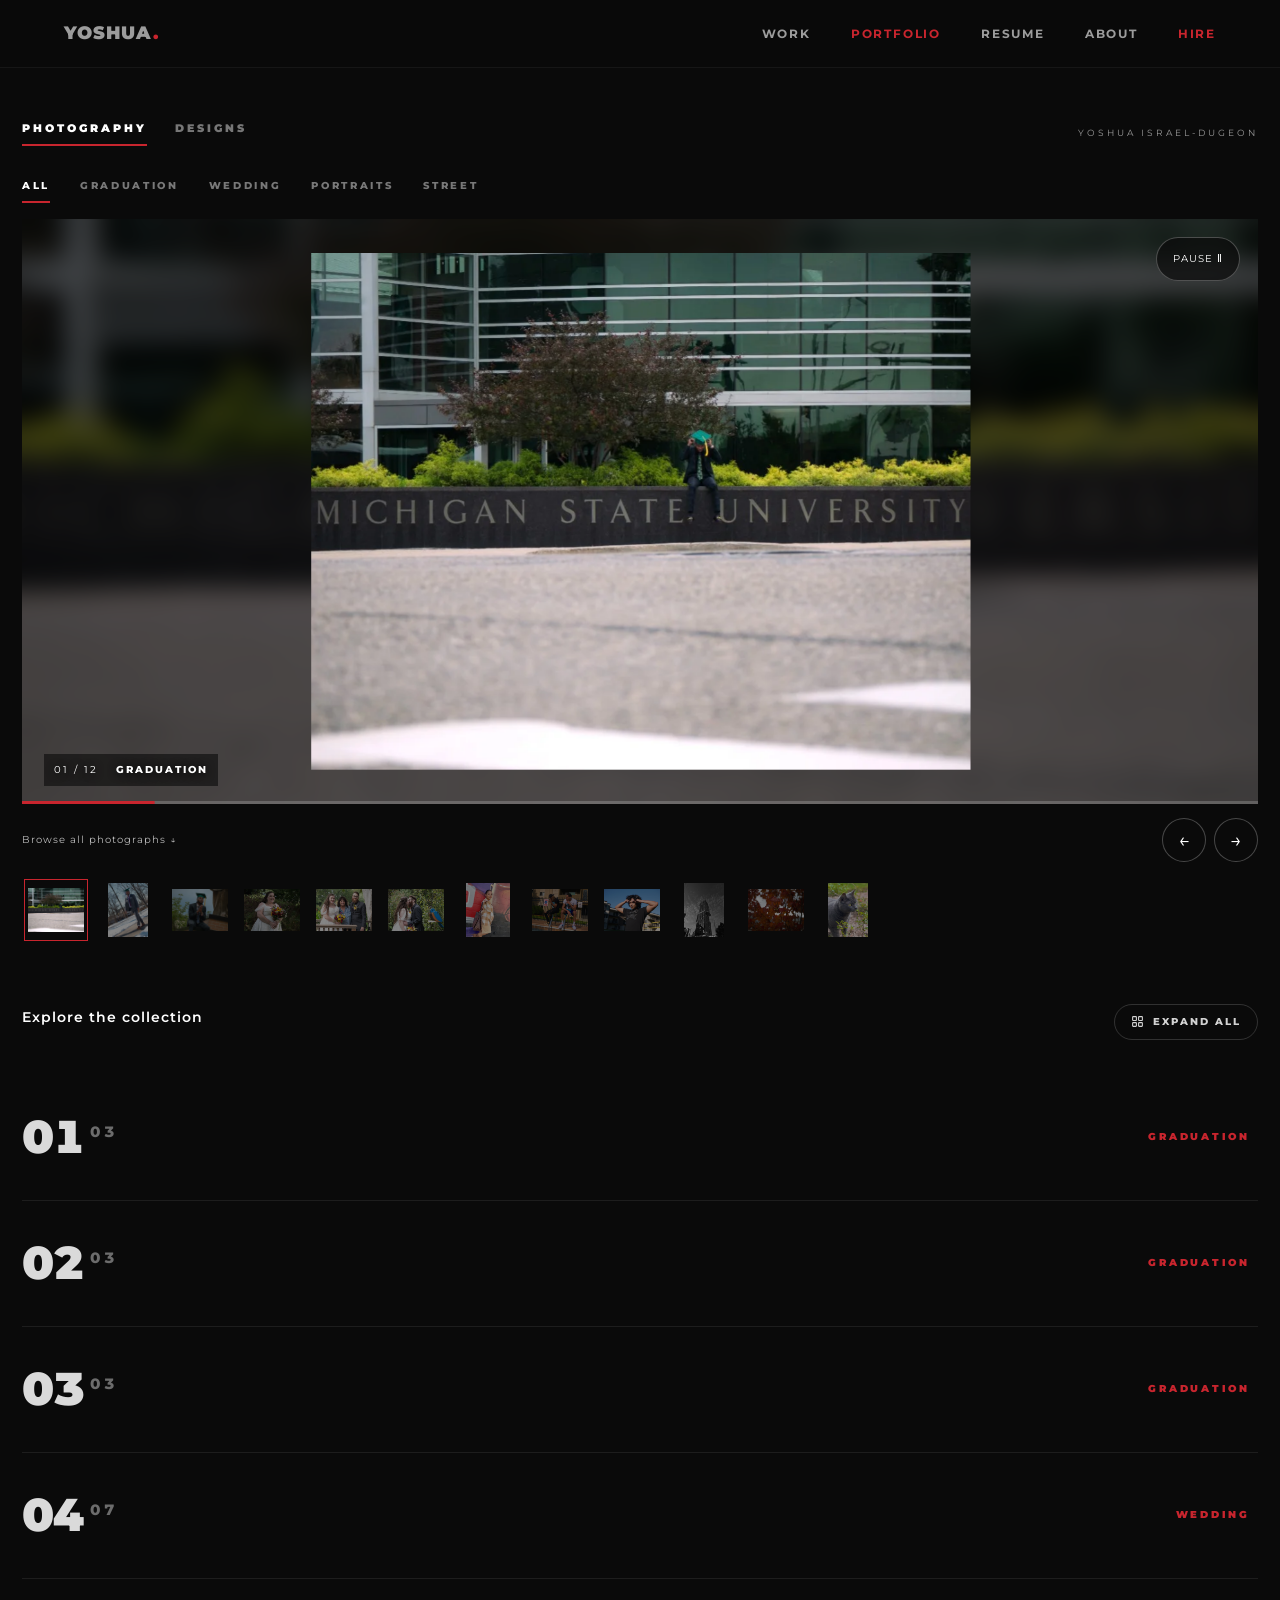
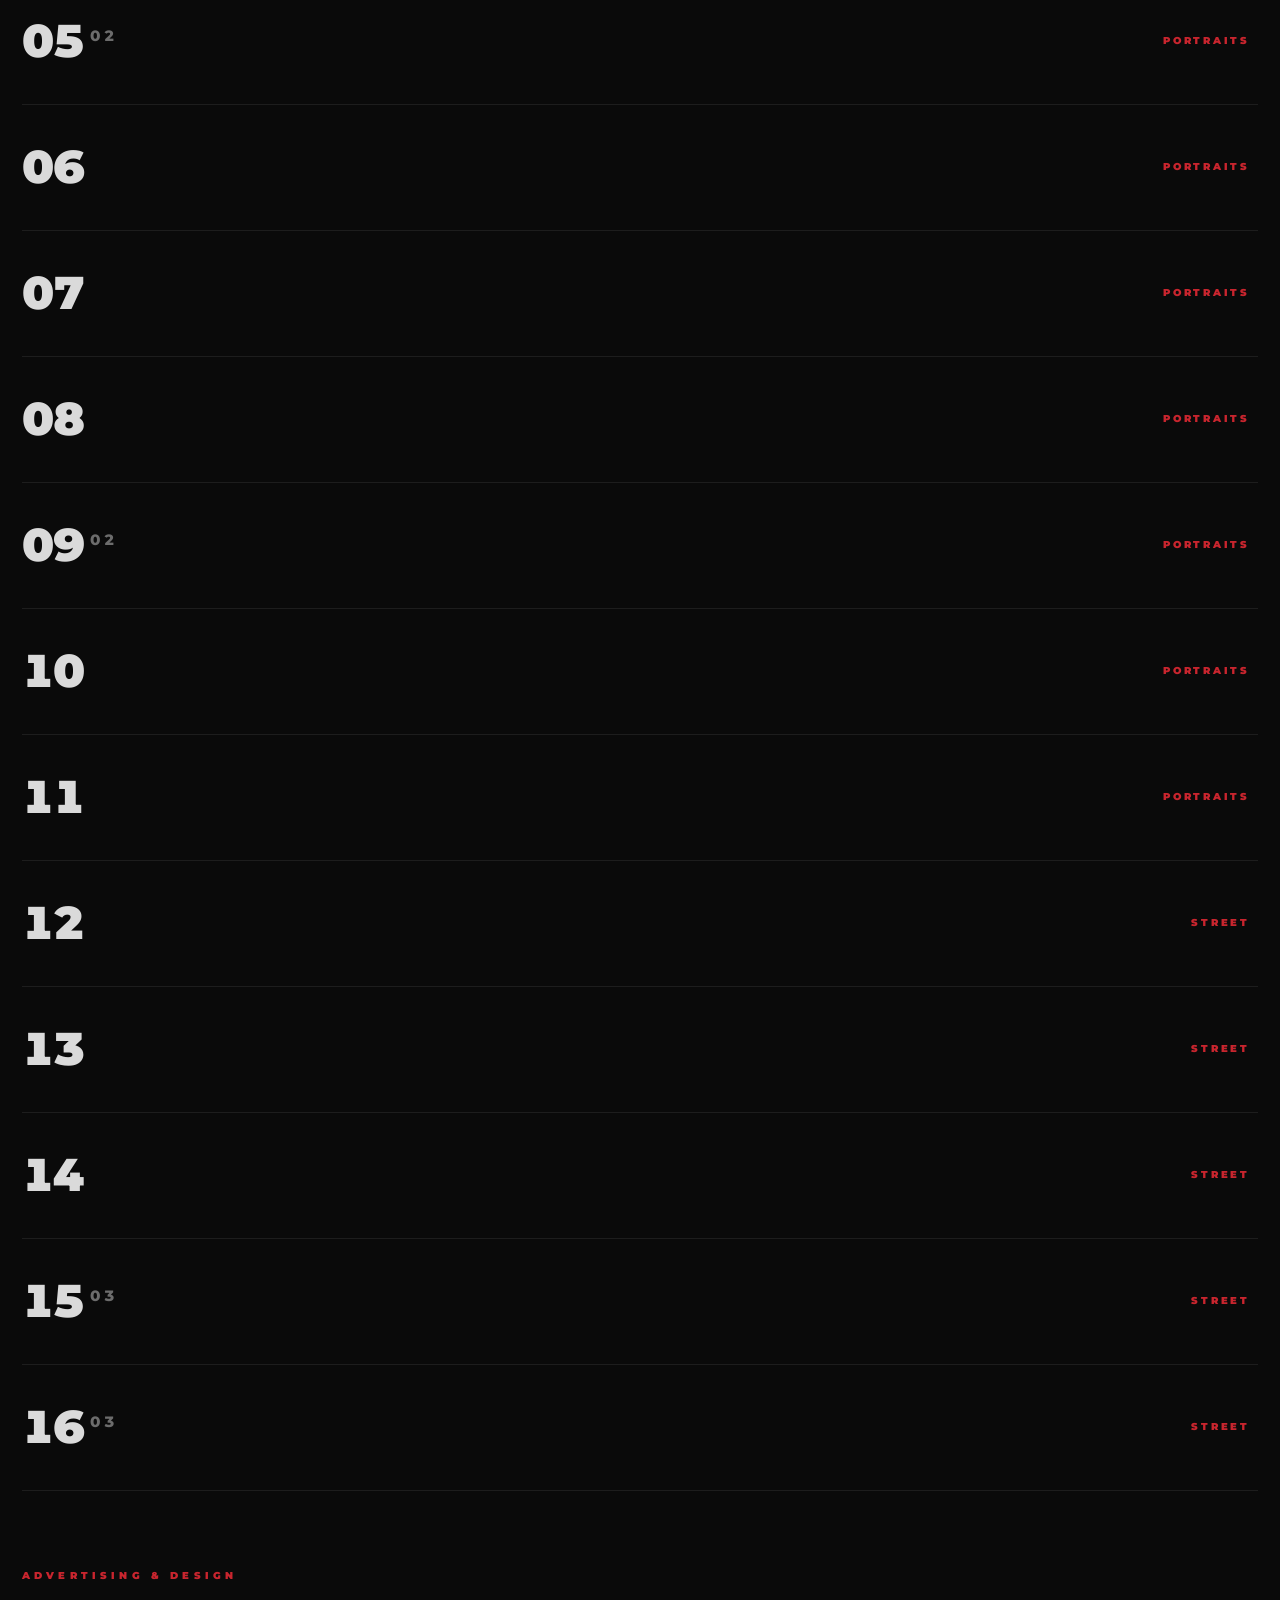
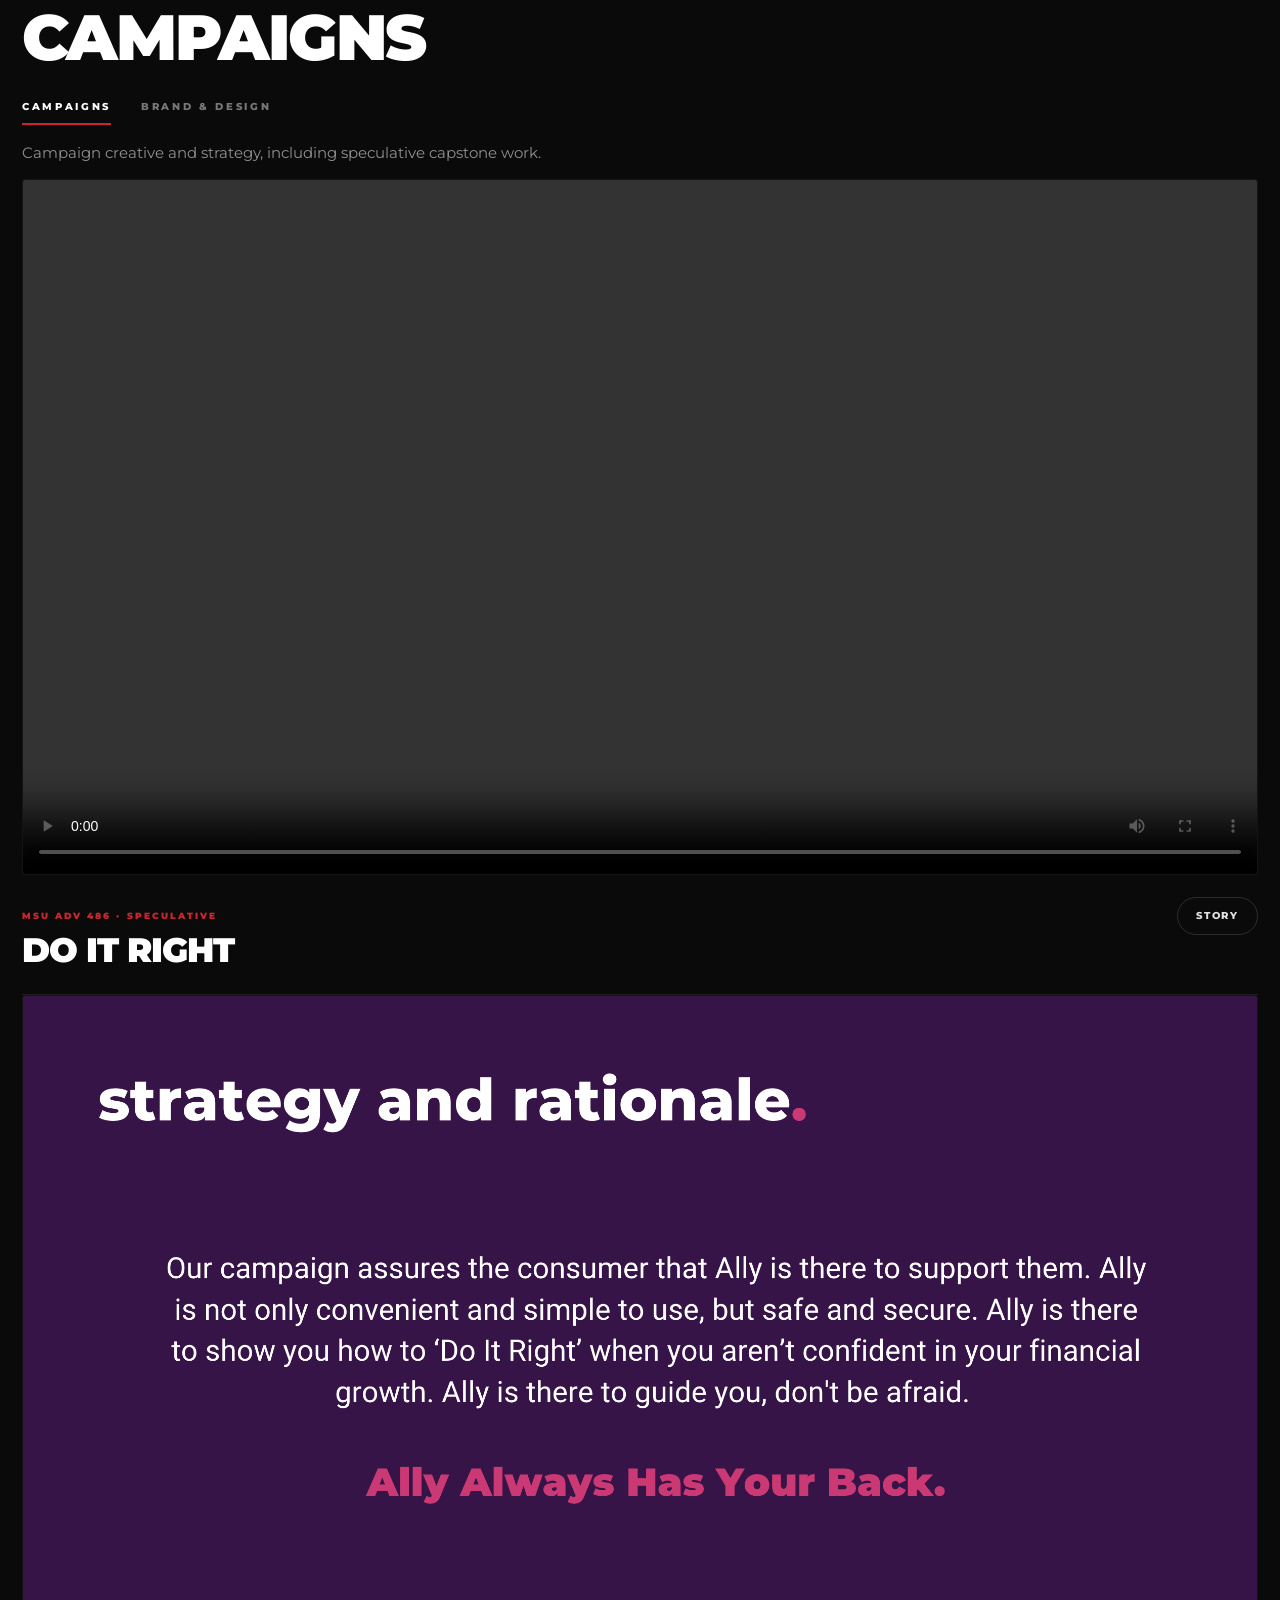
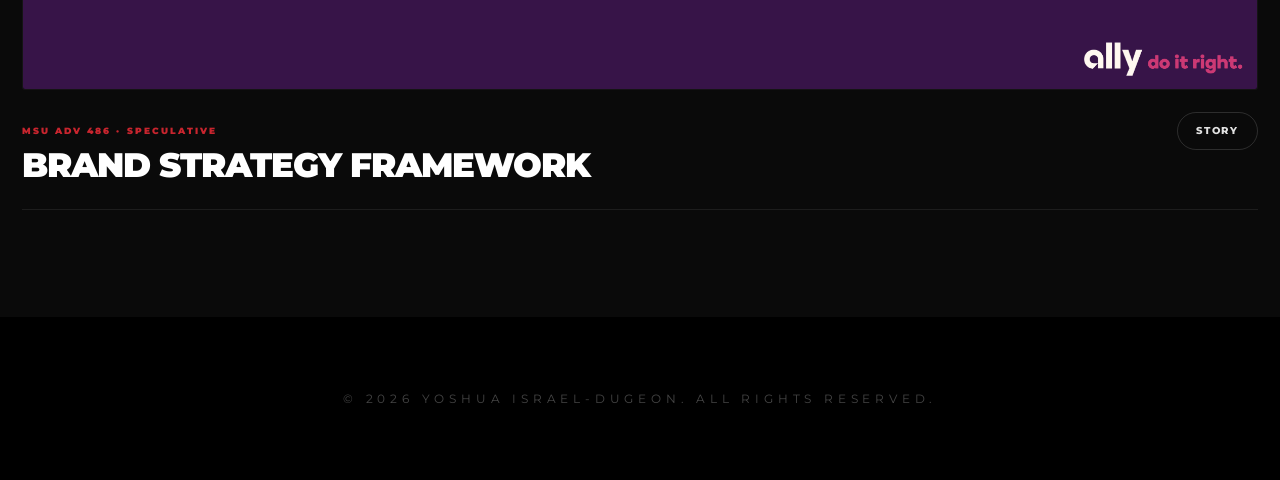
<file: portfolio.html>
<!DOCTYPE html>
<html lang="en">

<head>
    <meta charset="UTF-8">
    <meta name="viewport" content="width=device-width, initial-scale=1.0">
    <title>Personal Samples | Yoshua Israel-Dugeon</title>
    <meta name="description" content="Personal photography, design, and strategy samples from Yoshua Israel-Dugeon.">
    <meta name="robots" content="noindex, nofollow">
    <link rel="preconnect" href="https://fonts.googleapis.com">
    <link rel="preconnect" href="https://fonts.gstatic.com" crossorigin>
    <link href="https://fonts.googleapis.com/css2?family=Montserrat:wght@300;400;500;600;700;800;900&display=swap"
        rel="stylesheet">
    <link rel="stylesheet" href="./styles.css?v=f9af12e8">
    <link rel="stylesheet" href="./portfolio.css?v=e3202b46">
</head>

<body>

    <nav>
        <a class="logo" href="./index.html">Yoshua<span>.</span></a>
        <ul>
            <li><a href="./index.html#work">Work</a></li>
            <li><a class="nav-current" href="./portfolio.html">Portfolio</a></li>
            <li><a href="./index.html#resume">Resume</a></li>
            <li><a href="./index.html#about">About</a></li>
            <li><a class="nav-hire" href="https://yoshimedia.agency/" target="_blank" rel="noopener noreferrer">Hire</a></li>
        </ul>
    </nav>

    <main class="pf-page">
        <div class="sw-section sw-section--page" id="portfolioWork">
            <div class="sw-inner">
                <h1 class="ph-sr">Portfolio</h1>
                <div class="ph-heading">
                    <div class="ph-groups" role="tablist" aria-label="Portfolio category">
                        <button type="button" class="ph-group is-on" data-pf-group="photography" role="tab" aria-selected="true">Photography</button>
                        <button type="button" class="ph-group" data-pf-group="designs" role="tab" aria-selected="false">Designs</button>
                    </div>
                    <span>Yoshua Israel-Dugeon</span>
                </div>
                <div class="sw-filters" id="pfFilters" data-pf-filters="photography" role="tablist" aria-label="Photography category">
                    <button type="button" class="sw-filter is-on" data-pf-filter="All" role="tab" aria-selected="true">All</button>
                    <button type="button" class="sw-filter" data-pf-filter="Graduation" role="tab" aria-selected="false">Graduation</button>
                    <button type="button" class="sw-filter" data-pf-filter="Wedding" role="tab" aria-selected="false">Wedding</button>
                    <button type="button" class="sw-filter" data-pf-filter="Portraits" role="tab" aria-selected="false">Portraits</button>
                    <button type="button" class="sw-filter" data-pf-filter="Street" role="tab" aria-selected="false">Street</button>
                </div>
                <div class="sw-filters" id="pfDesignFilters" data-pf-filters="designs" role="tablist" aria-label="Designs category" hidden>
                    <button type="button" class="sw-filter is-on" data-pf-filter="All" role="tab" aria-selected="true">All</button>
                    <button type="button" class="sw-filter" data-pf-filter="Logos" role="tab" aria-selected="false">Logos</button>
                    <button type="button" class="sw-filter" data-pf-filter="Designs and Brochures" role="tab" aria-selected="false">Designs and Brochures</button>
                </div>
                <section id="photoHero" aria-label="Featured photography" aria-roledescription="carousel">
                    <div class="ph-stage" tabindex="0" aria-label="Photograph viewer. Click to show the next photograph, or use left and right arrow keys.">
                        <div class="ph-scene"><img class="ph-soft" alt=""><img class="ph-sharp" alt=""></div>
                        <div class="ph-scene" hidden><img class="ph-soft" alt=""><img class="ph-sharp" alt=""></div>
                        <div class="ph-meta"><span class="ph-count"></span><span class="ph-category"></span></div>
                        <button type="button" class="ph-pause"></button>
                        <div class="ph-progress" aria-hidden="true"><span></span></div>
                    </div>
                    <div class="ph-bottom"><a href="#pfGallery" class="ph-browse">Browse all photographs ↓</a><div><button type="button" class="ph-prev" aria-label="Previous photograph">←</button><button type="button" class="ph-next" aria-label="Next photograph">→</button></div></div>
                    <div class="ph-thumbs" aria-label="Choose a featured photograph"></div>
                    <p class="ph-status" role="status"></p>
                </section>
                <div class="sw-head">
                    <h2 class="ph-gallery-title" id="pfGallery">Explore the collection</h2>
                    <div class="sw-head-actions">
                        <button type="button" class="sw-view-toggle" id="pfViewToggle" aria-pressed="false" aria-controls="pfGrid">
                            <svg xmlns="http://www.w3.org/2000/svg" viewBox="0 0 24 24" fill="none" stroke="currentColor" stroke-width="2" aria-hidden="true"><rect x="3" y="3" width="7" height="7" rx="1"/><rect x="14" y="3" width="7" height="7" rx="1"/><rect x="3" y="14" width="7" height="7" rx="1"/><rect x="14" y="14" width="7" height="7" rx="1"/></svg>
                            <span id="pfViewToggleLabel">Expand all</span>
                        </button>
                    </div>
                </div>
                <div id="pfRows" class="sw-rows"></div>
                <div id="pfGrid" class="sw-gallery" hidden></div>
            </div>
        </div>

        <div class="sw-section sw-section--page sw-adwork" id="ad-campaigns-section">
            <div class="sw-inner">
                <span class="sw-eyebrow">Advertising &amp; Design</span>
                <div class="sw-head">
                    <h2 class="sw-title">Campaigns</h2>
                </div>
                <div class="sw-filters" role="tablist" aria-label="Advertising category">
                    <button type="button" class="sw-filter is-on" data-ad-filter="campaigns" role="tab" aria-selected="true">Campaigns</button>
                    <button type="button" class="sw-filter" data-ad-filter="brand" role="tab" aria-selected="false">Brand &amp; design</button>
                </div>
                <p class="sw-adwork-lede" data-ad-overview="campaigns">Campaign creative and strategy, including speculative capstone work.</p>
                <p class="sw-adwork-lede is-hidden" data-ad-overview="brand">Brand identity and design work.</p>
                <div id="adPaneCampaigns" class="pp-portfolio-pane" aria-hidden="false">
                    <div class="pp-grid pp-grid--campaigns">
                        <article class="ad-work-card" data-ad-cat="campaigns">
                            <div class="ad-work-example">
                                <video controls playsinline preload="metadata" aria-label="Ally Do It Right — MSU ADV 486 speculative capstone, 2024">
                                    <source src="./assets/campaigns/ally-adv-486-presentation.mp4" type="video/mp4" />
                                </video>
                            </div>
                            <div class="ad-work-meta">
                                <div class="ad-work-heading">
                                    <p class="ad-work-client">MSU ADV 486 &middot; Speculative</p>
                                    <h3 class="ad-work-title">Do It Right</h3>
                                </div>
                                <button type="button" class="ad-work-story-btn" aria-expanded="false" aria-controls="adStoryAlly486">Story</button>
                            </div>
                            <div class="ad-work-story" id="adStoryAlly486" hidden>
                                <p>
                                    Michigan State University ADV 486 advertising capstone, 2024. Speculative campaign for live
                                    course client Ally Financial &mdash; not a paid engagement.
                                </p>
                                <p>
                                    Our creative strategy is for Ally to create disruptive, innovative, and ground-breaking advertisements
                                    that grab the attention of consumers while keeping an emphasis on our message of having the consumers back,
                                    all while maintaining the fundamental purpose of Ally, &ldquo;do it right.&rdquo;
                                </p>
                                <p>Ally Always Has Your Back.</p>
                                <p class="ad-work-role">MSU ADV 486 capstone &middot; 2024 &middot; Magic Strategies</p>
                            </div>
                        </article>
                        <article class="ad-work-card" data-ad-cat="campaigns">
                            <div class="ad-work-example">
                                <img
                                    src="./assets/campaigns/ally-strategy.png"
                                    alt="Ally speculative capstone brand strategy framework — MSU ADV 486, 2024"
                                    loading="lazy"
                                />
                            </div>
                            <div class="ad-work-meta">
                                <div class="ad-work-heading">
                                    <p class="ad-work-client">MSU ADV 486 &middot; Speculative</p>
                                    <h3 class="ad-work-title">Brand Strategy Framework</h3>
                                </div>
                                <button type="button" class="ad-work-story-btn" aria-expanded="false" aria-controls="adStoryAllyBrand">Story</button>
                            </div>
                            <div class="ad-work-story" id="adStoryAllyBrand" hidden>
                                <p>
                                    Speculative brand work from the same MSU ADV 486 capstone (2024) &mdash; not a paid engagement
                                    with Ally Financial.
                                </p>
                                <p>
                                    A strategic brand framework mapping audience insight to messaging pillars and visual direction.
                                    Built to align campaign creative with Ally&rsquo;s voice before production, so every touchpoint
                                    reads as one coherent brand story.
                                </p>
                                <p class="ad-work-role">MSU ADV 486 capstone &middot; brand strategy &middot; 2024</p>
                            </div>
                        </article>
                    </div>
                </div>
                <div id="adPaneBrand" class="pp-portfolio-pane is-hidden" aria-hidden="true">
                    <div class="pp-ad-work-empty">
                        <p>Brand and design work coming soon.</p>
                    </div>
                </div>
            </div>
        </div>
    </main>

    <div id="swLightbox" class="sw-lightbox" hidden role="dialog" aria-modal="true" aria-label="Full size photo preview">
        <button type="button" class="sw-lightbox-nav sw-lightbox-prev" id="swLightboxPrev" hidden aria-label="Previous photo">←</button>
        <img id="swLightboxImg" alt="" decoding="async" src="[data-uri]" />
        <button type="button" class="sw-lightbox-nav sw-lightbox-next" id="swLightboxNext" hidden aria-label="Next photo">→</button>
        <div class="sw-lightbox-meta">
            <div class="sw-lightbox-cat" id="swLightboxCat"></div>
            <div class="sw-lightbox-title" id="swLightboxTitle"></div>
            <div class="sw-lightbox-count" id="swLightboxCount" hidden></div>
        </div>
        <div class="sw-lightbox-thumbs" id="swLightboxThumbs" hidden role="group" aria-label="Items in this project"></div>
        <button type="button" class="sw-lightbox-close" id="swLightboxClose" aria-label="Close full-screen photo">&#10005;</button>
    </div>

    <footer>&copy; <span id="year"></span> YOSHUA ISRAEL-DUGEON. ALL RIGHTS RESERVED.</footer>

    <script src="./portfolio.js?v=0ead041b"></script>
    <script>
        document.getElementById('year').textContent = new Date().getFullYear();
    </script>
</body>

</html>
</file>
<file: styles.css>
/* --- RESET & VARIABLES --- */
* {
    margin: 0;
    padding: 0;
    box-sizing: border-box;
}

:root {
    --red: #c8252e;
    --black: #0a0a0a;
    --card-bg: #161616;
    --grey: #888888;
    --white: #ffffff;
    --shadow: 0 40px 80px rgba(0, 0, 0, 0.6);
}

html {
    scroll-behavior: smooth;
}

body {
    font-family: 'Montserrat', sans-serif;
    background-color: var(--black);
    color: var(--white);
    line-height: 1.6;
    overflow-x: hidden;
}

img {
    max-width: 100%;
    display: block;
    background-color: #111;
    min-height: 200px;
}

img.agency-teaser-img {
    min-height: 0;
}

a {
    color: inherit;
    text-decoration: none;
    transition: 0.3s;
}

ul {
    list-style: none;
}

/* --- INTRO OVERLAY --- */
#intro-overlay {
    position: fixed;
    top: 0;
    left: 0;
    width: 100%;
    height: 100vh;
    background: var(--black);
    z-index: 9999;
    display: flex;
    justify-content: center;
    align-items: center;
    pointer-events: none;
}

.intro-logo-box {
    position: relative;
    padding: 1.5rem 3rem;
    border: 4px solid var(--white);
    background: transparent;
    overflow: hidden;
}

.intro-slideshow-bg {
    position: absolute;
    top: 0;
    left: 0;
    width: 100%;
    height: 100%;
    animation: slideColors 2.5s infinite;
    opacity: 0.7;
    z-index: 1;
}

@keyframes slideColors {
    0% { background-color: var(--red); }
    33% { background-color: var(--black); }
    66% { background-color: #333; }
    100% { background-color: var(--red); }
}

.intro-text {
    position: relative;
    font-weight: 900;
    font-size: 2.5rem;
    color: var(--white);
    letter-spacing: 12px;
    z-index: 2;
    text-transform: uppercase;
}

/* --- NAVIGATION --- */
nav {
    position: fixed;
    top: 0;
    width: 100%;
    background: rgba(10, 10, 10, 0.85);
    backdrop-filter: blur(20px);
    padding: 1.2rem 5%;
    display: flex;
    justify-content: space-between;
    align-items: center;
    z-index: 1000;
    border-bottom: 1px solid rgba(255, 255, 255, 0.05);
}

.logo {
    font-size: 1.1rem;
    font-weight: 900;
    letter-spacing: 1px;
    text-transform: uppercase;
}

.logo span {
    color: var(--red);
}

nav ul {
    display: flex;
    gap: 2.5rem;
}

nav a {
    font-size: 0.75rem;
    font-weight: 700;
    text-transform: uppercase;
    letter-spacing: 0.15em;
    color: rgba(255, 255, 255, 0.6);
}

nav a:hover,
nav a.nav-hire,
nav a.nav-current {
    color: var(--red);
}

/* --- HERO BIG SPLASH --- */
.hero {
    position: relative;
    height: 100vh;
    width: 100%;
    display: flex;
    align-items: center;
    overflow: hidden;
    background: #000;
    padding-top: 5.5rem;
}

.hero-slideshow-container {
    position: absolute;
    top: 0;
    left: 0;
    width: 100%;
    height: 100%;
    z-index: 1;
}

.hero-slide {
    position: absolute;
    top: 0;
    left: 0;
    width: 100%;
    height: 100%;
    opacity: 0;
    transition: opacity 1.5s ease-in-out, transform 1.5s ease-in-out;
    background-size: cover;
    background-position: center;
    transform: scale(1.1);
}

.hero-slide.active {
    opacity: 1;
    transform: scale(1);
}

.hero-overlay {
    position: absolute;
    top: 0;
    left: 0;
    width: 100%;
    height: 100%;
    background: rgba(0, 0, 0, 0.65);
    z-index: 2;
}

.hero .container {
    position: relative;
    z-index: 3;
}

.hero-name {
    font-size: clamp(3.5rem, 10vw, 7.5rem);
    font-weight: 900;
    line-height: 0.8;
    text-transform: uppercase;
    color: var(--white);
    letter-spacing: -0.05em;
    margin-bottom: 1.5rem;
}

.hero-name span {
    color: var(--red);
}

.hero-roles {
    font-weight: 800;
    letter-spacing: 0.25em;
    text-transform: uppercase;
    font-size: 0.7rem;
    color: rgba(255, 255, 255, 0.6);
    display: flex;
    align-items: center;
    gap: 1.5rem;
}

.hero-roles::before {
    content: '';
    width: 50px;
    height: 3px;
    background: var(--red);
    flex-shrink: 0;
}

.hero-lead {
    margin-top: 1.25rem;
    max-width: 30rem;
    font-size: 0.95rem;
    line-height: 1.65;
    color: rgba(255, 255, 255, 0.62);
    font-weight: 500;
}

.hero-controls {
    position: absolute;
    bottom: 40px;
    right: 5%;
    z-index: 10;
    display: flex;
    gap: 1rem;
}

.control-btn {
    background: rgba(255, 255, 255, 0.1);
    border: 1px solid rgba(255, 255, 255, 0.1);
    color: white;
    width: 50px;
    height: 50px;
    border-radius: 50%;
    display: flex;
    align-items: center;
    justify-content: center;
    cursor: pointer;
    backdrop-filter: blur(10px);
    transition: 0.3s;
}

.control-btn:hover {
    background: var(--red);
    border-color: var(--red);
}

/* --- SECTIONS --- */
.container {
    width: 100%;
    max-width: 1300px;
    margin: 0 auto;
    padding: 0 5%;
}

section {
    padding: 7rem 0;
}

.kicker {
    color: var(--red);
    font-weight: 900;
    letter-spacing: 0.4em;
    text-transform: uppercase;
    font-size: 0.65rem;
    margin-bottom: 1.25rem;
    display: block;
}

h2 {
    font-size: clamp(2.15rem, 4.6vw, 3.15rem);
    font-weight: 900;
    text-transform: uppercase;
    margin-bottom: 2.5rem;
    letter-spacing: -0.02em;
    line-height: 1.05;
}

h3 {
    font-size: clamp(1.25rem, 2vw, 1.6rem);
    font-weight: 800;
    line-height: 1.2;
}

/* --- PROJECTS --- */
.featured-project {
    width: 100%;
    margin-bottom: 8rem;
}

.featured-header {
    margin-bottom: 3rem;
    max-width: 900px;
}

.featured-desc {
    font-size: 1.1rem;
    color: rgba(255, 255, 255, 0.5);
    line-height: 1.6;
}

.featured-card {
    background: var(--card-bg);
    box-shadow: var(--shadow);
    border-radius: 4px;
    overflow: hidden;
}

.featured-img {
    width: 100%;
    aspect-ratio: 21/9;
    overflow: hidden;
    background-color: #111;
}

.featured-img img {
    width: 100%;
    height: 100%;
    object-fit: cover;
    transition: 1.5s ease;
    opacity: 1; /* Changed to 1 so statically added photos show */
}

.featured-card:hover .featured-img img {
    transform: scale(1.05);
}

/* Match Austin Series behavior (no zoom) for Ally featured image */
.featured-card:hover .featured-img img#feat-img-2 {
    transform: none;
}

.gallery {
    display: grid;
    grid-template-columns: repeat(2, 1fr);
    gap: 5rem;
    margin-bottom: 8rem;
}

.project-card {
    background: var(--card-bg);
    box-shadow: var(--shadow);
    transition: 0.6s transform cubic-bezier(0.165, 0.84, 0.44, 1);
    border-radius: 4px;
    overflow: hidden;
}

.project-card:hover {
    transform: translateY(-15px);
}

.project-img {
    aspect-ratio: 4/3;
    overflow: hidden;
    background-color: #111;
}

.project-img img {
    width: 100%;
    height: 100%;
    object-fit: cover;
    transition: 1.5s ease;
    opacity: 1; /* Changed to 1 so statically added photos show */
}

.project-info {
    padding: 3rem;
}

.project-cat {
    font-size: 0.7rem;
    font-weight: 900;
    text-transform: uppercase;
    color: var(--red);
    margin-bottom: 0.75rem;
    letter-spacing: 0.1em;
}

.project-title {
    font-size: 1.8rem;
    font-weight: 900;
    margin-bottom: 1rem;
    line-height: 1.1;
}

.project-desc {
    font-size: 1rem;
    color: rgba(255, 255, 255, 0.5);
}

/* --- RESUME SECTION STICKY --- */
.resume-section {
    background: #0f0f0f;
}

.resume-grid {
    display: grid;
    grid-template-columns: 350px 1fr;
    gap: 6rem;
}

.resume-sidebar h2 {
    font-size: clamp(1.85rem, 4vw, 2.35rem);
    margin-bottom: 2rem;
}

.resume-sidebar {
    position: sticky;
    top: 120px;
    height: fit-content;
}

.sidebar-item {
    margin-bottom: 2.5rem;
}

.edu-school {
    font-weight: 700;
    font-size: 1rem;
}

.edu-degree {
    color: rgba(255, 255, 255, 0.4);
    font-size: 0.9rem;
    margin-top: 0.25rem;
}

.sidebar-label {
    font-size: 0.65rem;
    font-weight: 900;
    text-transform: uppercase;
    letter-spacing: 0.3em;
    color: var(--red);
    display: block;
    margin-bottom: 1.5rem;
}

.skill-list {
    display: flex;
    flex-wrap: wrap;
    gap: 0.8rem;
}

.skill-tag {
    font-size: 0.7rem;
    font-weight: 700;
    background: rgba(255, 255, 255, 0.05);
    padding: 0.6rem 1.2rem;
    border-radius: 2px;
    text-transform: uppercase;
    border: 1px solid rgba(255, 255, 255, 0.1);
}

.resume-main {
    border-left: 1px solid rgba(255, 255, 255, 0.05);
    padding-left: 5rem;
}

.resume-item {
    margin-bottom: 3.25rem;
    padding-bottom: 2.5rem;
    border-bottom: 1px solid rgba(255, 255, 255, 0.05);
}

.resume-item:last-child {
    margin-bottom: 0;
    padding-bottom: 0;
    border-bottom: none;
}

.role {
    font-weight: 900;
    font-size: 1.6rem;
    display: block;
    margin-bottom: 0.5rem;
}

.comp {
    font-weight: 700;
    color: rgba(255, 255, 255, 0.5);
    font-size: 1rem;
    margin-bottom: 1rem;
    display: block;
}

.date {
    font-weight: 800;
    text-transform: uppercase;
    font-size: 0.7rem;
    color: var(--red);
    margin-bottom: 2rem;
    display: block;
    letter-spacing: 0.1em;
}

.desc-list li {
    margin-bottom: 0.8rem;
    color: rgba(255, 255, 255, 0.6);
    font-size: 0.95rem;
    list-style: disc;
    margin-left: 1.2rem;
}

/* --- AGENCY --- */
.teaser-section {
    background: var(--black);
    padding: 7rem 0;
    text-align: center;
}

.teaser-heading {
    margin-bottom: 1rem;
}

.teaser-copy {
    max-width: 32rem;
    margin: 0 auto 2.5rem;
    color: rgba(255, 255, 255, 0.45);
    font-size: 1.05rem;
    line-height: 1.7;
}

.browser-mockup {
    max-width: 1000px;
    margin: 0 auto;
    background: #1a1a1a;
    border-radius: 12px;
    overflow: hidden;
    box-shadow: 0 50px 100px rgba(0, 0, 0, 0.8);
    border: 1px solid #333;
}

.browser-header {
    height: 45px;
    background: #252525;
    display: flex;
    align-items: center;
    padding: 0 1.5rem;
    gap: 0.8rem;
}

.browser-dot { width: 12px; height: 12px; border-radius: 50%; }
.dot-r { background: #ff5f56; }
.dot-y { background: #ffbd2e; }
.dot-g { background: #27c93f; }

.browser-screen {
    aspect-ratio: 16/9;
    background: #0a0a0a;
    display: flex;
    align-items: center;
    justify-content: center;
    position: relative;
}

.agency-teaser-link {
    display: flex;
    align-items: center;
    justify-content: center;
    position: absolute;
    inset: 0;
    overflow: hidden;
    cursor: pointer;
    outline-offset: 4px;
}

.agency-teaser-link:focus-visible {
    outline: 2px solid var(--red);
}

.agency-teaser-blur-wrap {
    position: absolute;
    inset: -4%;
    pointer-events: none;
}

.agency-teaser-img {
    width: 100%;
    height: 100%;
    object-fit: cover;
    filter: blur(14px) brightness(0.5) saturate(0.85);
    transform: scale(1.06);
    transition: filter 0.45s ease, transform 0.45s ease;
}

.agency-teaser-link:hover .agency-teaser-img,
.agency-teaser-link:focus-visible .agency-teaser-img {
    filter: blur(9px) brightness(0.62) saturate(1);
    transform: scale(1.04);
}

.agency-teaser-overlay {
    position: relative;
    z-index: 1;
    display: flex;
    flex-direction: column;
    align-items: center;
    gap: 1rem;
    padding: 1.5rem;
    pointer-events: none;
}

.agency-teaser-welcome {
    font-size: 0.75rem;
    font-weight: 600;
    letter-spacing: 0.22em;
    text-transform: uppercase;
    color: rgba(255, 255, 255, 0.65);
    text-shadow: 0 2px 24px rgba(0, 0, 0, 0.9);
}

.agency-teaser-cta {
    display: inline-flex;
    align-items: center;
    justify-content: center;
    margin-top: 0.25rem;
    padding: 0.85rem 1.75rem;
    font-size: 0.8rem;
    font-weight: 800;
    letter-spacing: 0.12em;
    text-transform: uppercase;
    color: var(--white);
    background: var(--red);
    border-radius: 4px;
    text-shadow: none;
    box-shadow: 0 12px 40px rgba(200, 37, 46, 0.45);
}

.agency-teaser-domain {
    font-size: 0.7rem;
    font-weight: 600;
    letter-spacing: 0.2em;
    text-transform: uppercase;
    color: rgba(255, 255, 255, 0.58);
    text-shadow: 0 2px 24px rgba(0, 0, 0, 0.9);
}

/* --- ABOUT / CONTACT --- */
.about-section {
    background: #0f0f0f;
    padding: 7rem 0;
    border-top: 1px solid rgba(255, 255, 255, 0.05);
}

.about-section h2 {
    font-size: clamp(1.85rem, 4vw, 2.35rem);
    margin-bottom: 1.25rem;
}

.about-section .about-inner {
    max-width: 640px;
}

.about-section p {
    color: rgba(255, 255, 255, 0.55);
    font-size: 1.05rem;
    line-height: 1.75;
}

.contact-emails {
    display: flex;
    flex-direction: column;
    gap: 1rem;
}

.contact-emails a {
    font-weight: 700;
    font-size: 1rem;
    color: var(--white);
    border-bottom: 2px solid var(--red);
    padding-bottom: 0.2rem;
    align-self: flex-start;
    letter-spacing: 0.02em;
}

.contact-emails a:hover {
    color: var(--red);
}

.contact-emails a:focus-visible {
    outline: 2px solid var(--red);
    outline-offset: 4px;
}

.agency-link {
    font-weight: 700;
    color: var(--white);
    border-bottom: 1px solid var(--red);
}

.agency-link:hover {
    color: var(--red);
}

.agency-link:focus-visible {
    outline: 2px solid var(--red);
    outline-offset: 4px;
}

.agency-link-muted {
    font-weight: 700;
    color: rgba(255, 255, 255, 0.75);
    border-bottom: 1px solid transparent;
}

.agency-link-muted:hover {
    color: var(--white);
    border-bottom-color: var(--red);
}

.agency-link-muted:focus-visible {
    outline: 2px solid var(--red);
    outline-offset: 4px;
    color: var(--white);
}

.about-section .sidebar-label {
    margin-bottom: 1rem;
}

/* --- FOOTER --- */
footer {
    padding: 4.5rem 5%;
    text-align: center;
    font-size: 0.75rem;
    text-transform: uppercase;
    letter-spacing: 0.4em;
    color: #444;
    background: #000;
}

/* --- RESPONSIVE --- */
@media (max-width: 1100px) {
    .resume-grid { grid-template-columns: 1fr; gap: 4rem; }
    .resume-main { padding-left: 0; border-left: none; }
    .resume-sidebar { position: static; }
}

@media (max-width: 768px) {
    .intro-logo-box {
        padding: 1.1rem 1.5rem;
    }

    .intro-text {
        font-size: 1.75rem;
        letter-spacing: 0.35em;
    }

    .hero {
        height: auto;
        min-height: 100svh;
        align-items: flex-end;
        padding: 7.25rem 0 6.75rem;
    }

    .hero .container {
        padding-bottom: 3.25rem;
    }

    .hero-name {
        font-size: clamp(2.6rem, 14vw, 3.4rem);
        margin-bottom: 1.1rem;
    }

    .hero-roles {
        flex-wrap: wrap;
        gap: 0.75rem 1rem;
        letter-spacing: 0.16em;
        font-size: 0.62rem;
    }

    .hero-lead {
        font-size: 0.88rem;
        max-width: 22rem;
    }

    .hero-controls {
        bottom: 1.25rem;
    }

    h2 { font-size: 2.15rem; }
    .gallery { grid-template-columns: 1fr; gap: 3rem; }
    nav {
        flex-wrap: wrap;
        gap: 0.55rem 1rem;
        padding: 0.85rem 5%;
    }
    nav ul {
        display: flex;
        flex-wrap: wrap;
        gap: 0.65rem 1rem;
        justify-content: flex-end;
    }
    nav a {
        font-size: 0.62rem;
        letter-spacing: 0.08em;
    }

    .agency-teaser-cta {
        font-size: 0.72rem;
        padding: 0.75rem 1.35rem;
        letter-spacing: 0.08em;
        text-align: center;
    }
}
</file>
<file: portfolio.css>
/*
 * Portfolio + selected-work styles.
 *
 * Ported from the agency site's operator shell (yoshimedia.agency) so the home
 * "The Work" section and the Portfolio page render the same. Rules from `.sw-section`
 * down are the agency's own, copied verbatim except where noted:
 *   - `.sw-section` has no negative side margin here (the agency uses it to bleed out of
 *     a padded <main>; this site has no such wrapper).
 *   - Brand wording in the page copy is neutral (see portfolio.html / portfolio.js).
 *
 * The first block is glue: it restores the browser defaults the agency page relies on
 * where this site's global reset (`* { margin: 0 }`, `img { min-height: 200px }`,
 * `h2 { ... }`) would otherwise change the ported markup. It is scoped and zero-weight
 * so every ported rule below still wins.
 */

:root {
    --brand-red: #c8252e;
}

.sw-section,
.sw-lightbox {
    font-family: "Montserrat", system-ui, -apple-system, sans-serif;
}

:where(.sw-section, .sw-lightbox) img {
    display: inline;
    max-width: none;
    min-height: 0;
    background: none;
}

:where(.sw-more-btn) {
    text-align: center;
}

:where(.sw-section, .sw-lightbox) button {
    padding: 1px 6px;
}

:where(.sw-section, .sw-lightbox) h1 {
    margin: 8px 0 0;
    font-size: clamp(1.75rem, 3vw, 2.15rem);
    font-weight: 900;
    letter-spacing: -0.02em;
    line-height: inherit;
    text-transform: uppercase;
}

:where(.sw-section, .sw-lightbox) h2 {
    margin: 0.83em 0;
    font-size: 1.5em;
    font-weight: 700;
    letter-spacing: normal;
    line-height: inherit;
    text-transform: none;
}

:where(.sw-section, .sw-lightbox) h3 {
    margin: 1em 0;
    font-size: 1.17em;
    font-weight: 700;
    letter-spacing: normal;
    line-height: inherit;
    text-transform: none;
}

:where(.sw-section, .sw-lightbox) p {
    margin: 1em 0;
}

#photoHero {
    padding: 0;
}

@media (max-width: 1024px) {
    :where(.sw-section, .sw-lightbox) h1 {
        font-size: 26px;
    }
}

/* Portfolio page frame: mirrors the agency's padded <main> around the page sections. */
.pf-page {
    min-width: 0;
    padding: 7.5rem 22px 30px;
}

@media (max-width: 1024px) {
    .pf-page {
        padding-right: 14px;
        padding-left: 14px;
    }
}

@media (max-width: 768px) {
    .pf-page {
        padding-top: 8.5rem;
        padding-bottom: 24px;
    }
}

@media (prefers-reduced-motion: no-preference) {
    .pf-page {
        animation: ymViewIn 0.22s ease;
    }

    @keyframes ymViewIn {
        from { opacity: 0; transform: translateY(4px); }
        to { opacity: 1; transform: none; }
    }
}

/* ---- Ported agency rules ---- */
.sw-section {
    background: var(--black);
    margin: 0;
    border-top: 1px solid rgba(255, 255, 255, 0.08);
}
.sw-inner {
    max-width: 1300px;
    margin: 0 auto;
    padding: clamp(5rem, 10vw, 8rem) 5%;
}
.sw-eyebrow {
    display: block;
    margin-bottom: 1.4rem;
    color: var(--brand-red);
    font-size: 0.65rem;
    font-weight: 900;
    letter-spacing: 0.4em;
    text-transform: uppercase;
}
.sw-head {
    display: flex;
    align-items: flex-end;
    justify-content: space-between;
    gap: 24px;
}
.sw-title {
    margin: 0;
    font-size: clamp(2.6rem, 5vw, 4.4rem);
    font-weight: 900;
    text-transform: uppercase;
    letter-spacing: -0.03em;
    line-height: 0.95;
}
.sw-tabs {
    display: flex;
    gap: 38px;
    margin: 2.8rem 0 0;
    border-bottom: 1px solid rgba(255, 255, 255, 0.08);
}
.sw-tab {
    background: none;
    border: none;
    border-bottom: 2px solid transparent;
    margin-bottom: -1px;
    padding: 0 0 14px;
    cursor: pointer;
    font: inherit;
    font-size: 0.8rem;
    font-weight: 900;
    letter-spacing: 0.22em;
    text-transform: uppercase;
    color: rgba(255, 255, 255, 0.45);
    transition: color 0.3s ease, border-color 0.3s ease;
}
.sw-tab.is-on {
    color: #fff;
    border-bottom-color: var(--brand-red);
}
.sw-filters {
    display: flex;
    flex-wrap: wrap;
    gap: 30px;
    margin: 2rem 0 1rem;
}
.sw-filters[hidden] {
    display: none;
}
.sw-filter {
    background: none;
    border: none;
    border-bottom: 2px solid transparent;
    padding: 0 0 7px;
    cursor: pointer;
    font: inherit;
    font-size: 0.64rem;
    font-weight: 800;
    letter-spacing: 0.26em;
    text-transform: uppercase;
    color: rgba(255, 255, 255, 0.45);
    transition: color 0.3s ease, border-color 0.3s ease;
}
.sw-filter.is-on {
    color: #fff;
    border-bottom-color: var(--brand-red);
}
.sw-tab:focus-visible,
.sw-filter:focus-visible,
.sw-row:focus-visible,
.sw-ad-slide:focus-visible {
    outline: 2px solid var(--brand-red);
    outline-offset: 3px;
}
.sw-row {
    position: relative;
    overflow: hidden;
    height: 126px;
    border-bottom: 1px solid rgba(255, 255, 255, 0.08);
    cursor: pointer;
    transition: height 0.6s cubic-bezier(0.165, 0.84, 0.44, 1);
}
.sw-row.is-open {
    height: 340px;
}
.sw-row-photo {
    position: absolute;
    top: 0;
    right: 0;
    width: 46%;
    height: 100%;
    opacity: 0;
    transition: opacity 0.6s ease;
}
.sw-row.is-open .sw-row-photo {
    opacity: 1;
}
.sw-row-photo > div {
    width: 100%;
    height: 100%;
    background-color: #161616;
    background-size: cover;
    background-position: center;
}
.sw-row-photo::after {
    content: "";
    position: absolute;
    inset: 0;
    background: linear-gradient(90deg, #0a0a0a 0%, rgba(10, 10, 10, 0) 45%);
}
.sw-row-grid {
    position: relative;
    z-index: 2;
    display: grid;
    grid-template-columns: clamp(48px, 6vw, 80px) 1fr auto;
    align-items: center;
    gap: clamp(12px, 2vw, 24px);
    height: 100%;
}
.sw-row-num {
    font-size: 0.72rem;
    font-weight: 800;
    letter-spacing: 0.2em;
    color: rgba(255, 255, 255, 0.35);
}
.sw-row-title {
    font-size: clamp(1.7rem, 3.6vw, 3.2rem);
    font-weight: 900;
    text-transform: uppercase;
    letter-spacing: -0.02em;
    line-height: 1;
    color: rgba(255, 255, 255, 0.85);
    transition: color 0.4s ease;
}
.sw-row.is-open .sw-row-title {
    color: #fff;
}
.sw-row-cat {
    grid-column: 3;
    grid-row: 1;
    font-size: 0.62rem;
    font-weight: 900;
    letter-spacing: 0.28em;
    text-transform: uppercase;
    color: var(--brand-red);
    padding-right: 8px;
    transition: opacity 0.6s ease;
}
.sw-row.is-open .sw-row-cat {
    opacity: 0;
}
.pf-thumb-m {
    display: none;
    grid-column: 3;
    grid-row: 1;
}
.sw-row--anon .sw-row-grid {
    grid-template-columns: 1fr auto;
}
.sw-row--anon .sw-row-title--num {
    font-variant-numeric: tabular-nums;
}
.sw-row-count {
    margin-left: 0.4em;
    font-size: 0.32em;
    font-weight: 800;
    letter-spacing: 0.18em;
    vertical-align: super;
    color: rgba(255, 255, 255, 0.4);
}
.sw-tile-count {
    position: absolute;
    top: 8px;
    right: 8px;
    z-index: 2;
    padding: 3px 7px;
    border-radius: 999px;
    background: rgba(10, 10, 10, 0.72);
    border: 1px solid rgba(255, 255, 255, 0.16);
    font-size: 0.58rem;
    font-weight: 800;
    letter-spacing: 0.14em;
    color: #fff;
}
.sw-row--anon .sw-row-cat,
.sw-row--anon .pf-thumb-m {
    grid-column: 2;
}
.sw-section.sw-section--page {
    margin: 0;
    border-top: 0;
    background: transparent;
}
.sw-section--page .sw-inner {
    max-width: none;
    padding: 0 0 clamp(3rem, 6vw, 5rem);
}
.sw-head-actions {
    display: flex;
    align-items: center;
    gap: 10px;
    flex-shrink: 0;
}
.sw-view-toggle {
    display: inline-flex;
    align-items: center;
    gap: 9px;
    font: inherit;
    font-size: 0.62rem;
    font-weight: 800;
    letter-spacing: 0.2em;
    text-transform: uppercase;
    padding: 9px 16px;
    border: 1px solid rgba(255, 255, 255, 0.16);
    border-radius: 999px;
    background: transparent;
    color: rgba(255, 255, 255, 0.82);
    cursor: pointer;
    transition: border-color 0.2s ease, background 0.2s ease, color 0.2s ease;
}
.sw-view-toggle:hover,
.sw-view-toggle[aria-pressed="true"] {
    border-color: rgba(200, 37, 46, 0.55);
    background: rgba(200, 37, 46, 0.12);
    color: #fff;
}
.sw-view-toggle:focus-visible {
    outline: 2px solid var(--brand-red);
    outline-offset: 3px;
}
.sw-view-toggle svg {
    width: 13px;
    height: 13px;
    flex-shrink: 0;
}
.sw-rows {
    padding-top: 2.2rem;
}
.sw-rows[hidden] {
    display: none;
}
.sw-gallery {
    display: grid;
    grid-template-columns: repeat(auto-fill, minmax(clamp(118px, 11vw, 158px), 1fr));
    gap: clamp(8px, 1vw, 14px);
    padding-top: 1.4rem;
}
.sw-gallery[hidden] {
    display: none;
}
.sw-tile {
    position: relative;
    display: block;
    padding: 0;
    border: 1px solid rgba(255, 255, 255, 0.08);
    border-radius: 3px;
    overflow: hidden;
    background: var(--card-bg);
    aspect-ratio: 4 / 3;
    cursor: zoom-in;
    font: inherit;
    color: inherit;
}
.sw-tile img {
    width: 100%;
    height: 100%;
    object-fit: cover;
    display: block;
}
.sw-tile-cap {
    position: absolute;
    inset: auto 0 0 0;
    display: flex;
    flex-direction: column;
    gap: 2px;
    padding: 24px 10px 8px;
    text-align: left;
    background: linear-gradient(0deg, rgba(10, 10, 10, 0.92), rgba(10, 10, 10, 0));
}
.sw-tile-title {
    font-size: 0.68rem;
    font-weight: 900;
    text-transform: uppercase;
    line-height: 1.15;
    color: #fff;
    overflow: hidden;
    text-overflow: ellipsis;
    white-space: nowrap;
}
.sw-tile-cat {
    font-size: 0.5rem;
    font-weight: 900;
    letter-spacing: 0.24em;
    text-transform: uppercase;
    color: var(--brand-red);
}
.sw-tile-cap--anon .sw-tile-cat {
    font-size: 0.58rem;
}
.sw-tile:focus-visible {
    outline: 2px solid var(--brand-red);
    outline-offset: 3px;
}
@media (hover: hover) and (pointer: fine) {
    .sw-tile img {
        transition: transform 0.45s cubic-bezier(0.33, 1, 0.68, 1);
    }
    .sw-tile:hover {
        border-color: rgba(200, 37, 46, 0.4);
    }
    .sw-tile:hover img {
        transform: scale(1.05);
    }
}
.sw-empty {
    padding: 2.5rem 0;
    color: rgba(255, 255, 255, 0.45);
    font-size: 0.9rem;
}
.sw-more {
    display: flex;
    justify-content: center;
    padding-top: clamp(2rem, 4vw, 3rem);
}
.sw-more[hidden] {
    display: none;
}
.sw-more-btn {
    display: inline-flex;
    align-items: center;
    gap: 12px;
    font: inherit;
    font-size: 0.66rem;
    font-weight: 900;
    letter-spacing: 0.26em;
    text-transform: uppercase;
    padding: 15px 32px;
    border: 1px solid rgba(255, 255, 255, 0.2);
    border-radius: 999px;
    background: transparent;
    color: #fff;
    cursor: pointer;
    transition: border-color 0.25s ease, background 0.25s ease;
}
.sw-more-btn:hover {
    border-color: var(--brand-red);
    background: rgba(200, 37, 46, 0.14);
}
.sw-more-btn:focus-visible {
    outline: 2px solid var(--brand-red);
    outline-offset: 3px;
}
.sw-more-count {
    color: rgba(255, 255, 255, 0.4);
    letter-spacing: 0.16em;
}
.sw-adwork-lede {
    margin: 0.4rem 0 0;
    max-width: 62ch;
    color: rgba(255, 255, 255, 0.55);
    font-size: 0.95rem;
    line-height: 1.6;
}
.sw-adwork-lede.is-hidden {
    display: none;
}
.sw-adwork .pp-grid--campaigns {
    gap: 0;
}
.sw-adwork .ad-work-card {
    border-radius: 0;
    border-width: 0 0 1px;
    background: transparent;
    box-shadow: none;
    padding-bottom: 8px;
}
.sw-adwork .ad-work-example {
    border: 1px solid rgba(255, 255, 255, 0.08);
    border-radius: 3px;
    overflow: hidden;
}
.sw-adwork .ad-work-meta {
    border-top: 0;
    padding: 22px 0 16px;
}
.sw-adwork .ad-work-title {
    font-size: clamp(1.4rem, 2.8vw, 2.1rem);
    letter-spacing: -0.03em;
}
.sw-adwork .ad-work-story {
    border-top: 0;
    padding: 0 0 26px;
}
.sw-ad {
    padding-top: 3rem;
}
.sw-ad-head {
    display: flex;
    align-items: baseline;
    justify-content: space-between;
    gap: 24px;
    margin-bottom: 2rem;
}
.sw-ad-title {
    margin: 0;
    font-size: clamp(1.8rem, 3vw, 2.6rem);
    font-weight: 900;
    text-transform: uppercase;
    letter-spacing: -0.02em;
}
.sw-ad-tag {
    font-size: 0.62rem;
    font-weight: 900;
    letter-spacing: 0.28em;
    text-transform: uppercase;
    color: var(--brand-red);
    white-space: nowrap;
}
.sw-ad-lede {
    margin: 0 0 3rem;
    max-width: 60ch;
    font-size: 1.05rem;
    color: rgba(255, 255, 255, 0.5);
    line-height: 1.6;
}
.sw-ad-card {
    background: #161616;
    border: 1px solid rgba(255, 255, 255, 0.06);
    border-radius: 4px;
    overflow: hidden;
    box-shadow: 0 40px 80px rgba(0, 0, 0, 0.6);
    margin-bottom: 3rem;
}
.sw-ad-card video {
    display: block;
    width: 100%;
    aspect-ratio: 16 / 9;
    background: #111;
}
.sw-ad-slide {
    cursor: pointer;
    margin-bottom: 0;
}
.sw-ad-slide-img {
    aspect-ratio: 16 / 9;
    background-size: cover;
    background-position: center;
    transition: transform 1.5s ease;
}
.sw-ad-slide:hover .sw-ad-slide-img,
.sw-ad-slide:focus-visible .sw-ad-slide-img {
    transform: scale(1.03);
}
.sw-lightbox {
    position: fixed;
    inset: 0;
    z-index: 999;
    background: rgba(5, 5, 5, 0.94);
    display: flex;
    flex-direction: column;
    align-items: center;
    justify-content: center;
    gap: 26px;
    cursor: zoom-out;
    padding: 24px;
}
.sw-lightbox[hidden] {
    display: none;
}
.sw-lightbox img {
    max-width: 80vw;
    max-height: min(68vh, calc(100vh - 280px));
    object-fit: contain;
}
.sw-lightbox-meta {
    text-align: center;
}
.sw-lightbox-cat {
    margin-bottom: 10px;
    font-size: 0.62rem;
    font-weight: 900;
    letter-spacing: 0.35em;
    text-transform: uppercase;
    color: var(--brand-red);
}
.sw-lightbox-title {
    font-size: 2rem;
    font-weight: 900;
    text-transform: uppercase;
    letter-spacing: -0.02em;
    color: #fff;
}
.sw-lightbox-close {
    position: absolute;
    top: 28px;
    right: 32px;
    width: 50px;
    height: 50px;
    border-radius: 50%;
    border: 1px solid rgba(255, 255, 255, 0.28);
    background: rgba(255, 255, 255, 0.1);
    backdrop-filter: blur(10px);
    -webkit-backdrop-filter: blur(10px);
    color: #fff;
    font-size: 1.1rem;
    cursor: pointer;
    transition: background 0.3s ease;
}
.sw-lightbox-close:hover,
.sw-lightbox-close:focus-visible {
    background: var(--brand-red);
}
.sw-lightbox-nav {
    position: absolute;
    top: 50%;
    transform: translateY(-50%);
    width: 50px;
    height: 50px;
    border-radius: 50%;
    border: 1px solid rgba(255, 255, 255, 0.28);
    background: rgba(255, 255, 255, 0.1);
    backdrop-filter: blur(10px);
    -webkit-backdrop-filter: blur(10px);
    color: #fff;
    font-size: 1.2rem;
    cursor: pointer;
    z-index: 2;
    transition: background 0.3s ease;
}
.sw-lightbox-nav:hover,
.sw-lightbox-nav:focus-visible {
    background: var(--brand-red);
}
.sw-lightbox-prev {
    left: 24px;
}
.sw-lightbox-next {
    right: 24px;
}
.sw-lightbox-nav[hidden],
.sw-lightbox-count[hidden] {
    display: none;
}
.sw-lightbox-count {
    margin-top: 10px;
    font-size: 0.62rem;
    font-weight: 800;
    letter-spacing: 0.28em;
    text-transform: uppercase;
    color: rgba(255, 255, 255, 0.55);
}
@media (max-width: 720px) {
    .sw-row {
        height: 96px;
    }
    .sw-row.is-open {
        height: 96px;
    }
    .sw-row-photo {
        display: none;
    }
    .sw-row-cat {
        display: none;
    }
    .pf-thumb-m {
        display: block;
        flex-shrink: 0;
        width: 80px;
        height: 60px;
        min-width: 44px;
        min-height: 44px;
        border-radius: 4px;
        overflow: hidden;
        border: 1px solid rgba(255, 255, 255, 0.1);
        background: #161616;
        cursor: pointer;
    }
    .pf-thumb-m img {
        width: 100%;
        height: 100%;
        object-fit: cover;
        object-position: center;
        display: block;
    }
    @media (prefers-reduced-motion: no-preference) {
        .pf-thumb-m {
            transition: transform 0.25s ease;
        }
        .sw-row:active .pf-thumb-m {
            transform: scale(1.03);
        }
    }
    .sw-lightbox {
        padding: max(16px, env(safe-area-inset-top)) max(16px, env(safe-area-inset-right))
        max(16px, env(safe-area-inset-bottom)) max(16px, env(safe-area-inset-left));
    }
    .sw-lightbox img {
        max-width: min(90vw, calc(100vw - env(safe-area-inset-left) - env(safe-area-inset-right) - 32px));
        max-height: min(68vh, calc(100dvh - env(safe-area-inset-top) - env(safe-area-inset-bottom) - 230px));
    }
    .sw-lightbox-title {
        font-size: 1.4rem;
    }
    .sw-lightbox-close {
        top: max(16px, env(safe-area-inset-top));
        right: max(16px, env(safe-area-inset-right));
    }
    .sw-lightbox-prev {
        left: max(8px, env(safe-area-inset-left));
    }
    .sw-lightbox-next {
        right: max(8px, env(safe-area-inset-right));
    }
    .sw-lightbox-nav {
        width: 44px;
        height: 44px;
    }
    .sw-head {
        flex-wrap: wrap;
        align-items: flex-start;
        gap: 14px;
    }
    .sw-gallery {
        grid-template-columns: repeat(auto-fill, minmax(108px, 1fr));
        gap: 7px;
    }
    .sw-tile-title {
        font-size: 0.6rem;
    }
}
@media (prefers-reduced-motion: reduce) {
    .sw-row,
    .sw-row-photo,
    .sw-row-title,
    .sw-row-cat,
    .pf-thumb-m,
    .sw-tab,
    .sw-filter,
    .sw-tile img,
    .sw-ad-slide-img {
        transition: none;
    }
}
.ph-heading{display:flex;justify-content:space-between;align-items:center;font-size:11px;letter-spacing:3px;text-transform:uppercase;margin:0 0 24px;color:#fff}
.ph-heading span{color:#999;font-size:9px}
.ph-sr{position:absolute;width:1px;height:1px;overflow:hidden;clip-path:inset(50%);white-space:nowrap}
.ph-groups{display:flex;flex-wrap:wrap;gap:6px 28px}
.ph-group{background:none;border:0;border-bottom:2px solid transparent;padding:0 0 6px;cursor:pointer;font:inherit;font-weight:900;letter-spacing:inherit;text-transform:uppercase;color:#777;transition:color .3s ease,border-color .3s ease}
.ph-group:hover{color:#bbb}
.ph-group.is-on{color:#fff;border-bottom-color:#c8252e}
.ph-group:focus-visible{outline:2px solid #c8252e;outline-offset:3px}
@media(max-width:600px){.ph-group{min-height:44px;padding-bottom:0}}
#photoHero{margin-bottom:48px}
#photoHero [hidden]{display:none!important}
.ph-stage{position:relative;isolation:isolate;height:clamp(360px,65vh,680px);overflow:hidden;background:#151515;touch-action:pan-y;perspective:1100px;cursor:pointer}
.ph-scene{position:absolute;inset:0;will-change:transform,opacity}
.ph-scene img{position:absolute;pointer-events:none;width:100%;height:100%;inset:0}
.ph-soft{object-fit:cover;filter:blur(12px) brightness(.38);transform:scale(1.1)}
.ph-scene .ph-sharp{inset:6% 5%;width:90%;height:88%;object-fit:contain;object-position:center;will-change:transform}
.ph-meta{position:absolute;bottom:18px;left:22px;z-index:4;display:flex;gap:18px;align-items:center;font-size:10px;letter-spacing:2px;text-transform:uppercase;text-shadow:0 1px 8px #000;background:#0a0a0a9c;padding:8px 10px;pointer-events:none}
.ph-category{font-weight:800}
#photoHero button{font:inherit;cursor:pointer;color:white;background:#0a0a0ab3;border:1px solid #ffffff40;min-width:44px;min-height:44px}
#photoHero :focus-visible{outline:2px solid #fff;outline-offset:4px}
#photoHero .ph-pause{position:absolute;right:18px;top:18px;z-index:5;border-radius:30px;font-size:10px;letter-spacing:1px;padding:10px 16px}
.ph-progress{position:absolute;bottom:0;width:100%;height:3px;background:#ffffff30;z-index:5}
.ph-progress span{display:block;height:100%;background:#c8252e;transform:scaleX(0);transform-origin:left}
.ph-bottom{display:flex;justify-content:space-between;align-items:center;gap:16px;margin-top:14px}
.ph-bottom>div{display:flex;gap:8px}
.ph-bottom button{border-radius:50%;font-size:20px!important}
.ph-browse{font-size:10px;letter-spacing:1px;color:#bbb;text-decoration:none}
.ph-thumbs{display:flex;gap:8px;overflow-x:auto;padding:5px 2px;margin-top:12px}
#photoHero .ph-thumbs button{flex:0 0 64px;height:62px;padding:3px;border-color:transparent;opacity:.5}
#photoHero .ph-thumbs button[aria-pressed=true]{border-color:#c8252e;opacity:1}
.ph-thumbs img{width:100%;height:100%;object-fit:contain}
.ph-gallery-title{font-size:14px;letter-spacing:1px;font-weight:600}
.ph-status{position:absolute;width:1px;height:1px;overflow:hidden;clip-path:inset(50%)}
@media(max-width:600px) {
    #pfFilters,#pfDesignFilters{flex-wrap:nowrap;gap:16px;margin:12px 0 16px}
    #pfDesignFilters{flex-wrap:wrap;gap:0 16px}
    #pfFilters .sw-filter,#pfDesignFilters .sw-filter{font-size:9px;letter-spacing:1px;min-height:44px}
    .ph-stage{height:480px;height:60svh;min-height:330px;max-height:560px}
    .ph-meta{left:10px;bottom:12px;font-size:9px;gap:10px}
    .ph-heading span{display:none}
    .ph-scene .ph-sharp{inset:9% 5%;height:82%}
    .ph-thumbs{gap:5px}
    #photoHero .ph-thumbs button{flex-basis:52px;height:54px}
}
.pp-portfolio-pane.is-hidden { display: none !important; }
.pp-grid-title {
    margin: 4px 0 0;
    font-size: 0.65rem;
    font-weight: 900;
    letter-spacing: 0.28em;
    text-transform: uppercase;
    color: rgba(255, 255, 255, 0.45);
}
.pp-grid {
    display: grid;
    grid-template-columns: repeat(3, minmax(0, 1fr));
    gap: 14px;
}
#ppPaneGraduation > .pp-grid,
#ppGridPortraits .pp-grid,
#ppGridStreet .pp-grid,
#adPaneCampaigns .pp-grid {
    margin-top: 14px;
}
.pp-grid--campaigns {
    grid-template-columns: 1fr;
    gap: 20px;
}
.ad-work-card {
    border-radius: 4px;
    overflow: hidden;
    border: 1px solid rgba(255, 255, 255, 0.08);
    background: var(--card-bg);
    box-shadow: 0 16px 48px rgba(0, 0, 0, 0.45);
}
.ad-work-example {
    background: #000;
    line-height: 0;
}
.ad-work-example video,
.ad-work-example img {
    width: 100%;
    height: auto;
    display: block;
}
.ad-work-example video {
    aspect-ratio: 16 / 9;
    object-fit: contain;
}
.ad-work-meta {
    display: flex;
    flex-wrap: wrap;
    align-items: baseline;
    justify-content: space-between;
    gap: 12px 16px;
    padding: 18px 20px 16px;
    border-top: 1px solid rgba(255, 255, 255, 0.06);
}
.ad-work-heading {
    flex: 1 1 200px;
    min-width: 0;
}
.ad-work-client {
    margin: 0;
    font-size: 0.58rem;
    font-weight: 900;
    letter-spacing: 0.22em;
    text-transform: uppercase;
    color: var(--brand-red);
}
.ad-work-title {
    margin: 6px 0 0;
    font-size: clamp(1.05rem, 2.2vw, 1.35rem);
    font-weight: 900;
    letter-spacing: -0.02em;
    text-transform: uppercase;
    line-height: 1.2;
}
.ad-work-story-btn {
    flex-shrink: 0;
    font: inherit;
    font-size: 0.62rem;
    font-weight: 800;
    letter-spacing: 0.18em;
    text-transform: uppercase;
    padding: 10px 18px;
    border: 1px solid rgba(255, 255, 255, 0.14);
    border-radius: 999px;
    background: transparent;
    color: rgba(255, 255, 255, 0.88);
    cursor: pointer;
    transition: border-color 0.2s ease, background 0.2s ease, color 0.2s ease;
}
.ad-work-story-btn:hover,
.ad-work-story-btn[aria-expanded="true"] {
    border-color: rgba(200, 37, 46, 0.55);
    background: rgba(200, 37, 46, 0.12);
    color: #fff;
}
.ad-work-story-btn:focus-visible {
    outline: 2px solid var(--brand-red);
    outline-offset: 2px;
}
.ad-work-story {
    padding: 0 20px 20px;
    border-top: 1px solid rgba(255, 255, 255, 0.06);
}
.ad-work-story[hidden] {
    display: none;
}
.ad-work-story p {
    margin: 16px 0 0;
    color: rgba(255, 255, 255, 0.62);
    font-size: 0.92rem;
    line-height: 1.6;
    max-width: 62ch;
}
.ad-work-story .ad-work-role {
    margin: 14px 0 0;
    font-size: 0.68rem;
    font-weight: 800;
    letter-spacing: 0.14em;
    text-transform: uppercase;
    color: rgba(255, 255, 255, 0.38);
}
.pp-ad-work-empty {
    border: 1px dashed rgba(255, 255, 255, 0.12);
    border-radius: 4px;
    padding: 36px 20px;
    text-align: center;
}
.pp-ad-work-empty p {
    margin: 0;
    color: rgba(255, 255, 255, 0.45);
    font-size: 0.9rem;
    line-height: 1.5;
}
@media (max-width: 900px) {
    .pp-grid { grid-template-columns: repeat(2, minmax(0, 1fr)); }
}
@media (max-width: 520px) {
    .pp-grid { grid-template-columns: 1fr; }
}
.pp-card-body,
.pp-grid-title {
    display: none;
}
.pp-card-body {
    padding: 14px 16px 16px;
}
.pp-card-body h3 {
    margin: 0;
    font-size: 0.95rem;
    font-weight: 800;
    letter-spacing: -0.01em;
}
@media (max-width: 720px) {
    .sw-tabs {
        gap: 18px;
    }
    .sw-tab,
    .sw-filter {
        letter-spacing: 0.1em;
        min-height: 44px;
    }
    .sw-filters {
        gap: 12px 16px;
    }
    .pp-grid {
        content-visibility: auto;
        contain-intrinsic-size: auto 480px;
    }
}

/* This site's fixed nav (z-index 1000) would otherwise sit on top of the lightbox. */
.sw-lightbox {
    z-index: 2000;
}

/* Horizontal swipes inside the lightbox step photos; without these the browser reads them as
   the back/forward edge gesture or pans the page behind. */
.sw-lightbox,
.sw-lightbox img,
.sw-lightbox-nav {
    touch-action: pan-y pinch-zoom;
    overscroll-behavior: contain;
}
.sw-lightbox img {
    -webkit-user-drag: none;
    user-select: none;
}
html.sw-lb-open,
html.sw-lb-open body {
    overscroll-behavior-x: none;
}

/* Thumbnail strip: one button per photo in the shoot, active one outlined in red. */
.sw-lightbox-thumbs {
    display: flex;
    flex-wrap: wrap;
    justify-content: center;
    gap: 8px;
    max-width: 100%;
    margin-top: 5.5px;
}
.sw-lightbox-thumbs[hidden] {
    display: none;
}
.sw-lightbox-thumb {
    box-sizing: border-box;
    width: 64px;
    height: 52px;
    padding: 3px;
    border: 1px solid rgba(255, 255, 255, 0.18);
    border-radius: 4px;
    background: rgba(255, 255, 255, 0.08);
    cursor: pointer;
    opacity: 0.6;
    transition: opacity 0.2s ease, border-color 0.2s ease;
    touch-action: pan-y pinch-zoom;
}
.sw-lightbox-thumb:hover,
.sw-lightbox-thumb:focus-visible {
    opacity: 1;
}
.sw-lightbox-thumb.is-active {
    opacity: 1;
    border-color: var(--brand-red);
}
.sw-lightbox-thumb:focus-visible {
    outline: 2px solid #fff;
    outline-offset: 2px;
}
.sw-lightbox .sw-lightbox-thumb img {
    display: block;
    width: 100%;
    height: 100%;
    max-width: none;
    max-height: none;
    object-fit: cover;
    border-radius: 2px;
    pointer-events: none;
}

/* Designs: artwork is shown whole (object-fit: contain), never cropped to a tile or row. */
.sw-row-photo.is-contain > div {
    box-sizing: border-box;
    padding: 16px;
    background-size: contain;
    background-origin: content-box;
    background-repeat: no-repeat;
}
.sw-row-photo.is-contain::after {
    display: none;
}
.sw-tile.is-contain img {
    box-sizing: border-box;
    padding: 6px 6px 34px;
    object-fit: contain;
}
.sw-tile.is-contain:hover img {
    transform: none;
}
.pf-thumb-m.is-contain img {
    object-fit: contain;
}
.sw-lightbox .sw-lightbox-thumb.is-contain img {
    object-fit: contain;
}
#pfDesignFilters .sw-filter {
    max-width: 100%;
}
</file>
